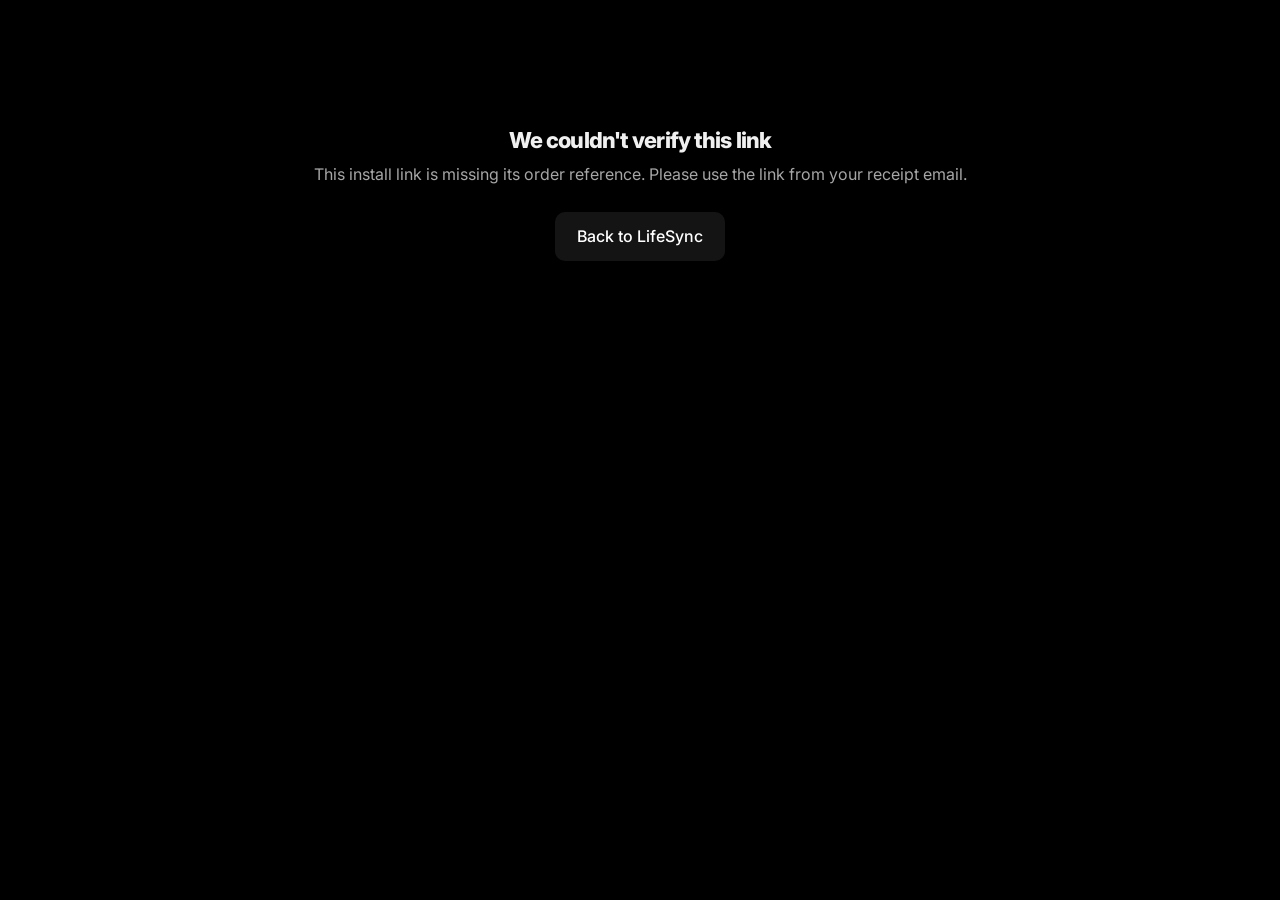
<file: install.html>
<!DOCTYPE html>
<html lang="en">
<head>
  <meta charset="UTF-8" />
  <meta name="viewport" content="width=device-width, initial-scale=1.0" />
  <meta name="robots" content="noindex, nofollow" />
  <title>Install LifeSync</title>
  <link rel="preconnect" href="https://fonts.googleapis.com" />
  <link rel="preconnect" href="https://fonts.gstatic.com" crossorigin />
  <link href="https://fonts.googleapis.com/css2?family=Inter:wght@400;500;600;700&display=swap" rel="stylesheet" />
  <link rel="stylesheet" href="style.css" />
  <style>
    body.install-body {
      background: #000;
      color: #fff;
      font-family: 'Inter', -apple-system, BlinkMacSystemFont, sans-serif;
      min-height: 100vh;
      margin: 0;
      padding: 48px 20px;
      display: flex;
      justify-content: center;
    }
    .install-wrap {
      width: 100%;
      max-width: 720px;
    }
    .install-loading, .install-error {
      text-align: center;
      padding: 80px 20px;
    }
    .install-loading .spinner {
      width: 40px;
      height: 40px;
      border: 3px solid rgba(255,255,255,0.12);
      border-top-color: #fff;
      border-radius: 50%;
      margin: 0 auto 20px;
      animation: spin 0.9s linear infinite;
    }
    @keyframes spin { to { transform: rotate(360deg); } }
    .install-error h2 { font-size: 22px; margin: 0 0 10px; }
    .install-error p { color: rgba(255,255,255,0.65); margin: 0 0 24px; }
    .install-error a.back {
      display: inline-block;
      padding: 12px 22px;
      border-radius: 10px;
      background: rgba(255,255,255,0.08);
      color: #fff;
      text-decoration: none;
      font-weight: 500;
    }
    /* Reuse success-page patterns inline so this page is self-contained */
    .download-inner { width: 100%; }
  </style>
</head>
<body class="install-body">
  <div class="install-wrap">
    <div class="download-inner">
      <div id="install-root">
        <div class="install-loading">
          <div class="spinner"></div>
          <p>Verifying your order&hellip;</p>
        </div>
      </div>
    </div>
  </div>

  <script>
    (function () {
      const params = new URLSearchParams(window.location.search);
      const txn = params.get('txn');
      const root = document.getElementById('install-root');

      function renderError(msg) {
        root.innerHTML = `
          <div class="install-error">
            <h2>We couldn't verify this link</h2>
            <p>${msg}</p>
            <a class="back" href="/">Back to LifeSync</a>
          </div>
        `;
      }

      function renderSuccess(data) {
        const { themeLabel, shortcutName, downloadLink } = data;
        root.innerHTML = `
          <div class="success-page">
            <div class="success-header">
              <div class="success-check">
                <svg width="32" height="32" viewBox="0 0 24 24" fill="none" stroke="currentColor" stroke-width="2.5" stroke-linecap="round" stroke-linejoin="round">
                  <polyline points="20 6 9 17 4 12"/>
                </svg>
              </div>
              <h2>You're all set.</h2>
              <p class="success-sub">Your <strong>${themeLabel}</strong> LifeSync wallpaper is ready to install.</p>
            </div>

            <div class="install-card">
              <div class="install-card-header">
                <div class="install-step-badge">Step 1</div>
                <h3>Install ${shortcutName}</h3>
                <p>Tap the button below on your iPhone to add ${shortcutName}.</p>
              </div>
              <a href="${downloadLink}" target="_blank" class="btn-install">
                <svg width="20" height="20" viewBox="0 0 24 24" fill="none" stroke="currentColor" stroke-width="2" stroke-linecap="round" stroke-linejoin="round">
                  <path d="M21 15v4a2 2 0 0 1-2 2H5a2 2 0 0 1-2-2v-4"/>
                  <polyline points="7 10 12 15 17 10"/>
                  <line x1="12" y1="15" x2="12" y2="3"/>
                </svg>
                Tap to Install
              </a>
              <p class="install-note">Opens on your iPhone</p>
            </div>

            <div class="setup-guide">
              <div class="setup-guide-header">
                <div class="install-step-badge">Step 2</div>
                <h3>Quick Setup</h3>
                <p>Choose how you want to trigger ${shortcutName} each day.</p>
              </div>

              <div class="setup-methods">
                <div class="method-card">
                  <div class="method-number">Option A</div>
                  <h4>Add to Home Screen</h4>
                  <ol>
                    <li>Open the <strong>Shortcuts</strong> app</li>
                    <li>Find and long-press <strong>"${shortcutName}"</strong></li>
                    <li>Select <strong>"Share"</strong> from the menu</li>
                    <li>Tap <strong>"Add to Home Screen"</strong></li>
                    <li>Customize the icon color and design</li>
                    <li>Click <strong>"Add"</strong> in the top-right corner</li>
                  </ol>
                  <p class="method-result">You'll have a dedicated app icon on your home screen.</p>
                </div>

                <div class="method-card">
                  <div class="method-number">Option B</div>
                  <h4>Back Tap</h4>
                  <ol>
                    <li>Open <strong>Settings</strong></li>
                    <li>Go to <strong>Accessibility &rarr; Touch</strong></li>
                    <li>Find and tap <strong>"Back Tap"</strong></li>
                    <li>Select <strong>"Double Tap"</strong></li>
                    <li>Scroll to the <strong>Shortcuts</strong> section</li>
                    <li>Find and select <strong>"${shortcutName}"</strong></li>
                  </ol>
                  <p class="method-result">Double-tap the back of your iPhone to log your day.</p>
                </div>

                <div class="method-card">
                  <div class="method-number">Option C</div>
                  <h4>Action Button</h4>
                  <p class="method-note">iPhone 15 Pro and later only</p>
                  <ol>
                    <li>Open <strong>Settings</strong></li>
                    <li>Find and tap <strong>"Action Button"</strong></li>
                    <li>Swipe through options until you see <strong>Shortcut</strong></li>
                    <li>Tap <strong>"Choose a Shortcut"</strong></li>
                    <li>Select <strong>"${shortcutName}"</strong></li>
                  </ol>
                  <p class="method-result">Press the Action Button to log your day instantly.</p>
                </div>
              </div>
            </div>

            <div class="success-footer-note">
              <p>Bookmark this page &mdash; you can return here anytime to reinstall.</p>
            </div>
          </div>
        `;
      }

      if (!txn) {
        renderError('This install link is missing its order reference. Please use the link from your receipt email.');
        return;
      }

      fetch('/api/install?txn=' + encodeURIComponent(txn))
        .then(async (r) => {
          const data = await r.json().catch(() => ({}));
          if (!r.ok) {
            renderError(data.error || 'We couldn\u2019t find this order.');
            return;
          }
          renderSuccess(data);
        })
        .catch(() => {
          renderError('Network issue. Please refresh to try again.');
        });
    })();
  </script>
</body>
</html>
</file>
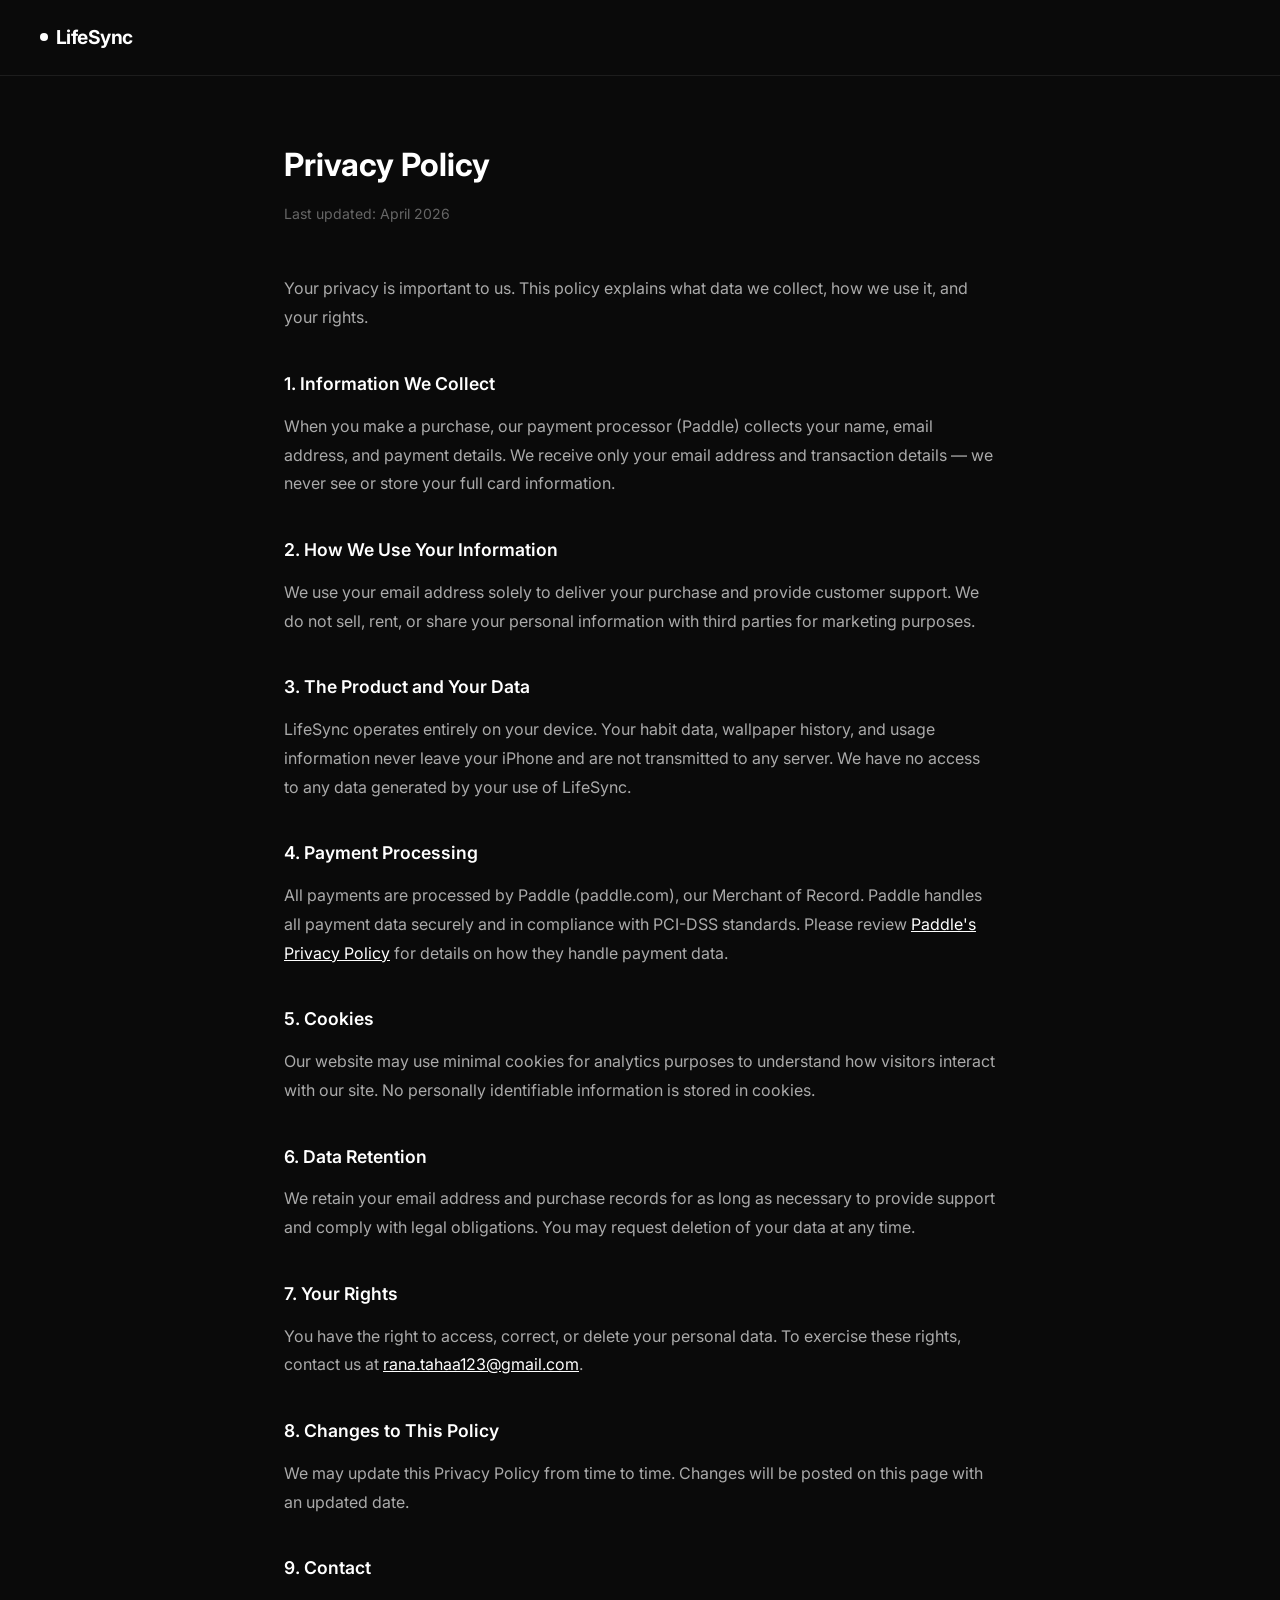
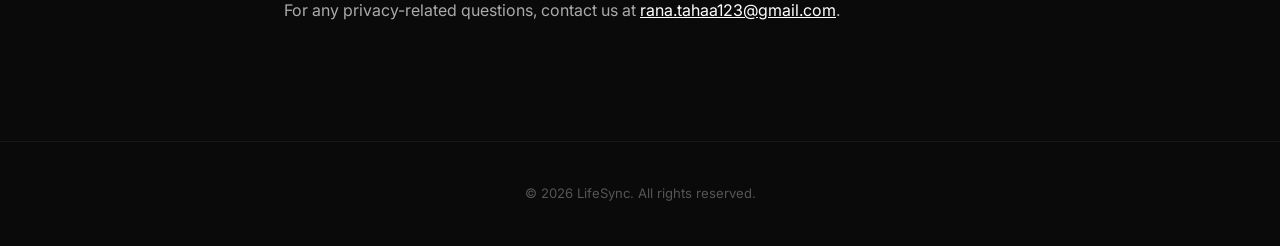
<file: privacy.html>
<!DOCTYPE html>
<html lang="en">
<head>
  <meta charset="UTF-8" />
  <meta name="viewport" content="width=device-width, initial-scale=1.0" />
  <title>Privacy Policy — LifeSync</title>
  <link rel="preconnect" href="https://fonts.googleapis.com">
  <link rel="preconnect" href="https://fonts.gstatic.com" crossorigin>
  <link href="https://fonts.googleapis.com/css2?family=Inter:wght@300;400;500;600;700&display=swap" rel="stylesheet">
  <style>
    *, *::before, *::after { box-sizing: border-box; margin: 0; padding: 0; }
    body { font-family: 'Inter', sans-serif; background: #0a0a0a; color: #e0e0e0; line-height: 1.8; }
    nav { padding: 20px 40px; border-bottom: 1px solid rgba(255,255,255,0.08); }
    .logo { font-size: 1.2rem; font-weight: 700; letter-spacing: -0.03em; color: #fff; text-decoration: none; display: flex; align-items: center; gap: 8px; }
    .logo-dot { width: 8px; height: 8px; border-radius: 50%; background: #fff; display: inline-block; }
    .container { max-width: 760px; margin: 0 auto; padding: 60px 24px 100px; }
    h1 { font-size: 2rem; font-weight: 700; color: #fff; margin-bottom: 8px; }
    .date { color: #666; font-size: 0.88rem; margin-bottom: 48px; }
    h2 { font-size: 1.1rem; font-weight: 600; color: #fff; margin: 36px 0 12px; }
    p { color: #aaa; margin-bottom: 16px; }
    a { color: #fff; }
    footer { text-align: center; padding: 40px; color: #555; font-size: 0.82rem; border-top: 1px solid rgba(255,255,255,0.06); }
  </style>
</head>
<body>
  <nav>
    <a href="/" class="logo"><span class="logo-dot"></span>LifeSync</a>
  </nav>

  <div class="container">
    <h1>Privacy Policy</h1>
    <p class="date">Last updated: April 2026</p>

    <p>Your privacy is important to us. This policy explains what data we collect, how we use it, and your rights.</p>

    <h2>1. Information We Collect</h2>
    <p>When you make a purchase, our payment processor (Paddle) collects your name, email address, and payment details. We receive only your email address and transaction details — we never see or store your full card information.</p>

    <h2>2. How We Use Your Information</h2>
    <p>We use your email address solely to deliver your purchase and provide customer support. We do not sell, rent, or share your personal information with third parties for marketing purposes.</p>

    <h2>3. The Product and Your Data</h2>
    <p>LifeSync operates entirely on your device. Your habit data, wallpaper history, and usage information never leave your iPhone and are not transmitted to any server. We have no access to any data generated by your use of LifeSync.</p>

    <h2>4. Payment Processing</h2>
    <p>All payments are processed by Paddle (paddle.com), our Merchant of Record. Paddle handles all payment data securely and in compliance with PCI-DSS standards. Please review <a href="https://www.paddle.com/legal/privacy" target="_blank">Paddle's Privacy Policy</a> for details on how they handle payment data.</p>

    <h2>5. Cookies</h2>
    <p>Our website may use minimal cookies for analytics purposes to understand how visitors interact with our site. No personally identifiable information is stored in cookies.</p>

    <h2>6. Data Retention</h2>
    <p>We retain your email address and purchase records for as long as necessary to provide support and comply with legal obligations. You may request deletion of your data at any time.</p>

    <h2>7. Your Rights</h2>
    <p>You have the right to access, correct, or delete your personal data. To exercise these rights, contact us at <a href="mailto:rana.tahaa123@gmail.com">rana.tahaa123@gmail.com</a>.</p>

    <h2>8. Changes to This Policy</h2>
    <p>We may update this Privacy Policy from time to time. Changes will be posted on this page with an updated date.</p>

    <h2>9. Contact</h2>
    <p>For any privacy-related questions, contact us at <a href="mailto:rana.tahaa123@gmail.com">rana.tahaa123@gmail.com</a>.</p>
  </div>

  <footer>© 2026 LifeSync. All rights reserved.</footer>
</body>
</html>
</file>
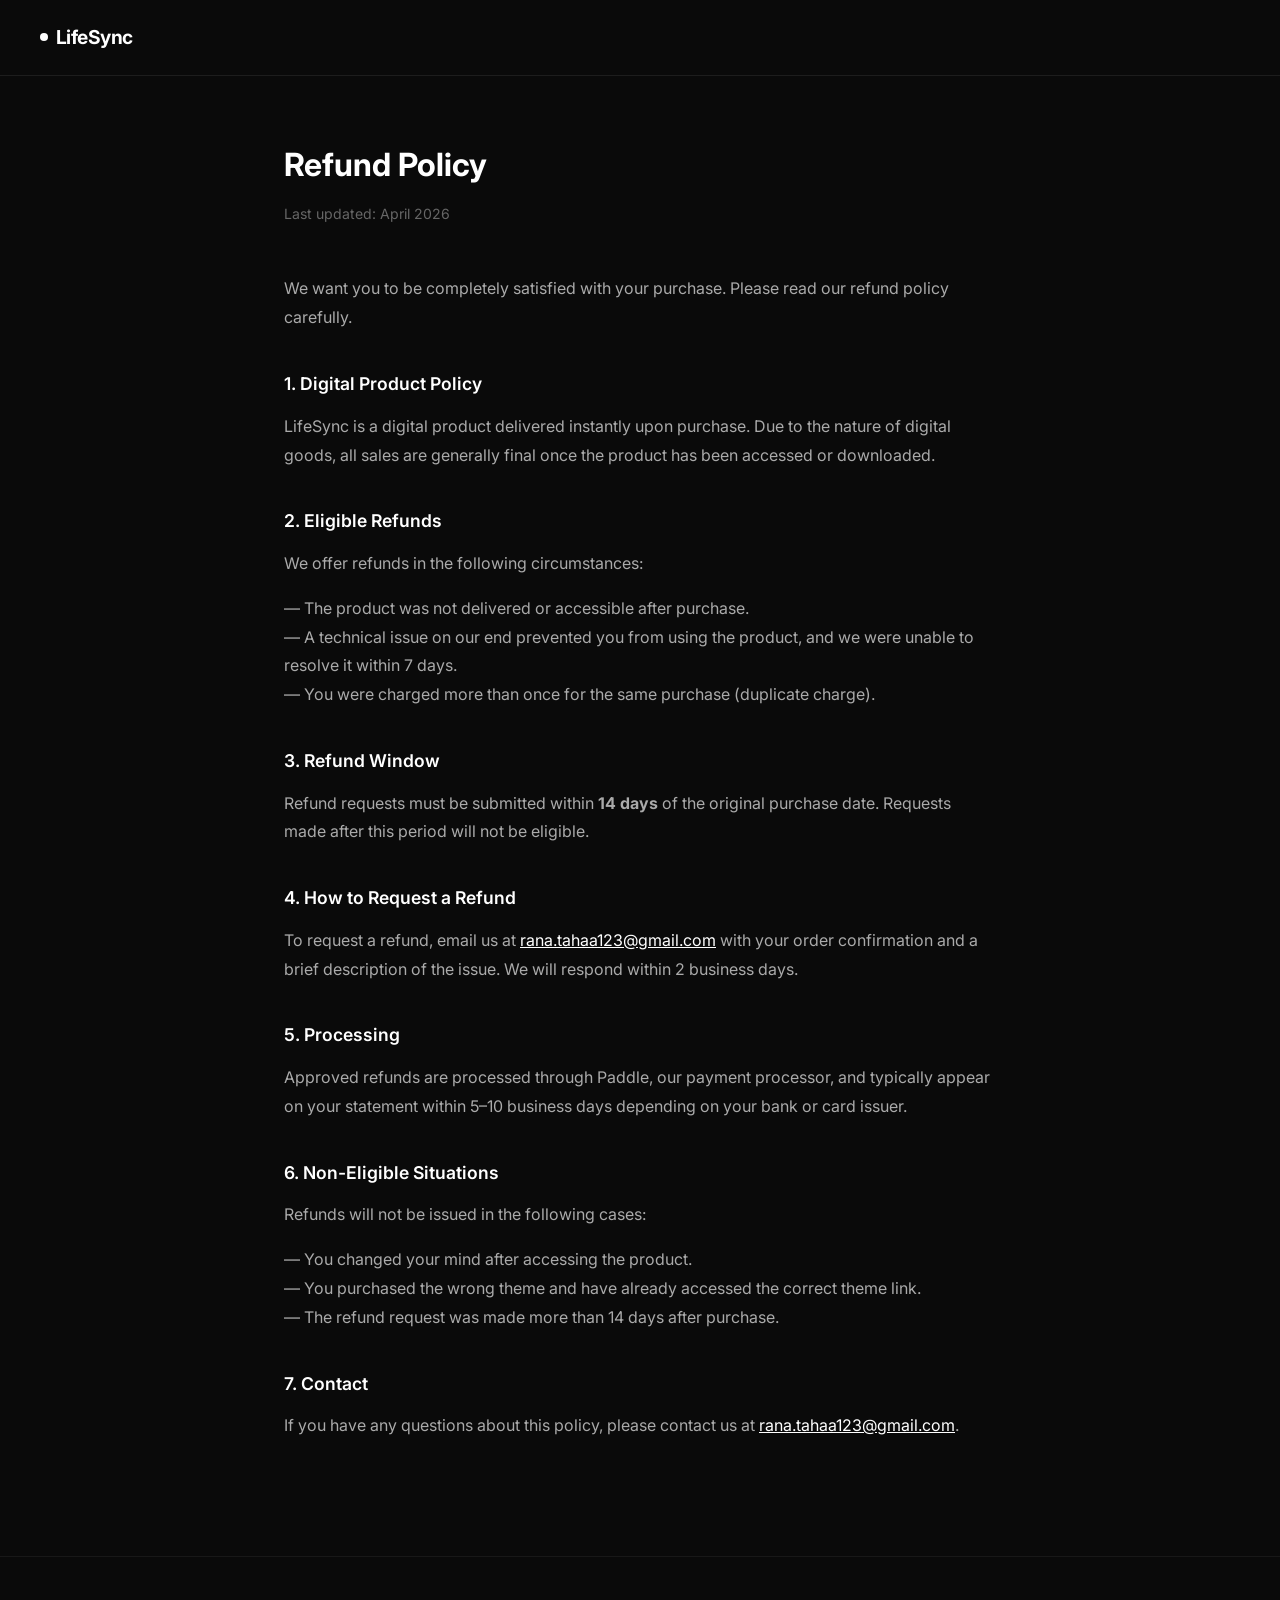
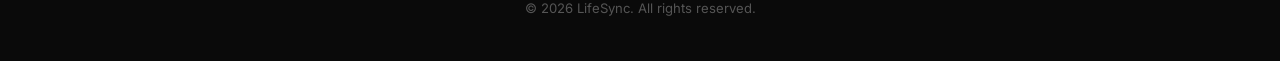
<file: refund.html>
<!DOCTYPE html>
<html lang="en">
<head>
  <meta charset="UTF-8" />
  <meta name="viewport" content="width=device-width, initial-scale=1.0" />
  <title>Refund Policy — LifeSync</title>
  <link rel="preconnect" href="https://fonts.googleapis.com">
  <link rel="preconnect" href="https://fonts.gstatic.com" crossorigin>
  <link href="https://fonts.googleapis.com/css2?family=Inter:wght@300;400;500;600;700&display=swap" rel="stylesheet">
  <style>
    *, *::before, *::after { box-sizing: border-box; margin: 0; padding: 0; }
    body { font-family: 'Inter', sans-serif; background: #0a0a0a; color: #e0e0e0; line-height: 1.8; }
    nav { padding: 20px 40px; border-bottom: 1px solid rgba(255,255,255,0.08); }
    .logo { font-size: 1.2rem; font-weight: 700; letter-spacing: -0.03em; color: #fff; text-decoration: none; display: flex; align-items: center; gap: 8px; }
    .logo-dot { width: 8px; height: 8px; border-radius: 50%; background: #fff; display: inline-block; }
    .container { max-width: 760px; margin: 0 auto; padding: 60px 24px 100px; }
    h1 { font-size: 2rem; font-weight: 700; color: #fff; margin-bottom: 8px; }
    .date { color: #666; font-size: 0.88rem; margin-bottom: 48px; }
    h2 { font-size: 1.1rem; font-weight: 600; color: #fff; margin: 36px 0 12px; }
    p { color: #aaa; margin-bottom: 16px; }
    a { color: #fff; }
    footer { text-align: center; padding: 40px; color: #555; font-size: 0.82rem; border-top: 1px solid rgba(255,255,255,0.06); }
  </style>
</head>
<body>
  <nav>
    <a href="/" class="logo"><span class="logo-dot"></span>LifeSync</a>
  </nav>

  <div class="container">
    <h1>Refund Policy</h1>
    <p class="date">Last updated: April 2026</p>

    <p>We want you to be completely satisfied with your purchase. Please read our refund policy carefully.</p>

    <h2>1. Digital Product Policy</h2>
    <p>LifeSync is a digital product delivered instantly upon purchase. Due to the nature of digital goods, all sales are generally final once the product has been accessed or downloaded.</p>

    <h2>2. Eligible Refunds</h2>
    <p>We offer refunds in the following circumstances:</p>
    <p>— The product was not delivered or accessible after purchase.<br>
    — A technical issue on our end prevented you from using the product, and we were unable to resolve it within 7 days.<br>
    — You were charged more than once for the same purchase (duplicate charge).</p>

    <h2>3. Refund Window</h2>
    <p>Refund requests must be submitted within <strong>14 days</strong> of the original purchase date. Requests made after this period will not be eligible.</p>

    <h2>4. How to Request a Refund</h2>
    <p>To request a refund, email us at <a href="mailto:rana.tahaa123@gmail.com">rana.tahaa123@gmail.com</a> with your order confirmation and a brief description of the issue. We will respond within 2 business days.</p>

    <h2>5. Processing</h2>
    <p>Approved refunds are processed through Paddle, our payment processor, and typically appear on your statement within 5–10 business days depending on your bank or card issuer.</p>

    <h2>6. Non-Eligible Situations</h2>
    <p>Refunds will not be issued in the following cases:</p>
    <p>— You changed your mind after accessing the product.<br>
    — You purchased the wrong theme and have already accessed the correct theme link.<br>
    — The refund request was made more than 14 days after purchase.</p>

    <h2>7. Contact</h2>
    <p>If you have any questions about this policy, please contact us at <a href="mailto:rana.tahaa123@gmail.com">rana.tahaa123@gmail.com</a>.</p>
  </div>

  <footer>© 2026 LifeSync. All rights reserved.</footer>
</body>
</html>
</file>
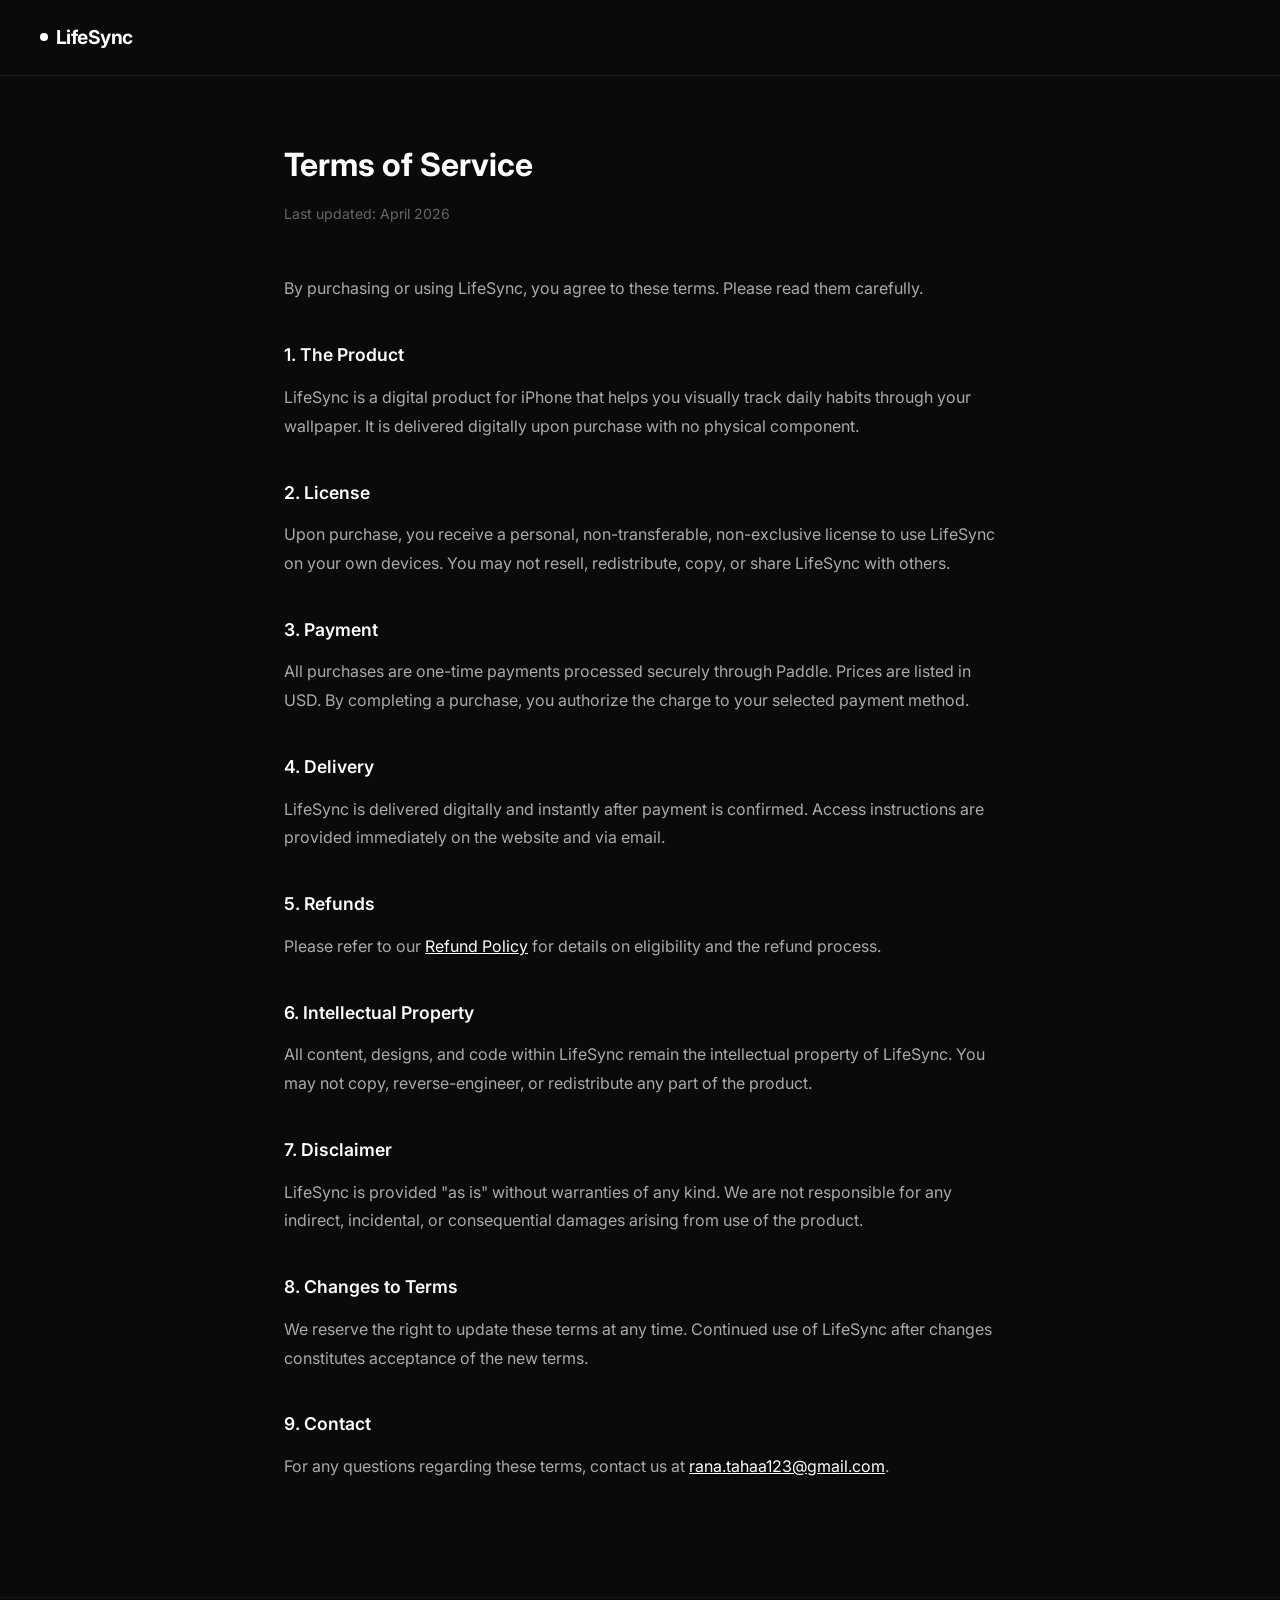
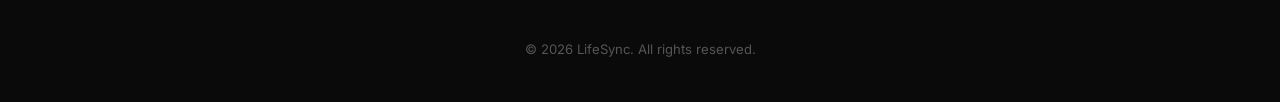
<file: terms.html>
<!DOCTYPE html>
<html lang="en">
<head>
  <meta charset="UTF-8" />
  <meta name="viewport" content="width=device-width, initial-scale=1.0" />
  <title>Terms of Service — LifeSync</title>
  <link rel="preconnect" href="https://fonts.googleapis.com">
  <link rel="preconnect" href="https://fonts.gstatic.com" crossorigin>
  <link href="https://fonts.googleapis.com/css2?family=Inter:wght@300;400;500;600;700&display=swap" rel="stylesheet">
  <style>
    *, *::before, *::after { box-sizing: border-box; margin: 0; padding: 0; }
    body { font-family: 'Inter', sans-serif; background: #0a0a0a; color: #e0e0e0; line-height: 1.8; }
    nav { padding: 20px 40px; border-bottom: 1px solid rgba(255,255,255,0.08); }
    .logo { font-size: 1.2rem; font-weight: 700; letter-spacing: -0.03em; color: #fff; text-decoration: none; display: flex; align-items: center; gap: 8px; }
    .logo-dot { width: 8px; height: 8px; border-radius: 50%; background: #fff; display: inline-block; }
    .container { max-width: 760px; margin: 0 auto; padding: 60px 24px 100px; }
    h1 { font-size: 2rem; font-weight: 700; color: #fff; margin-bottom: 8px; }
    .date { color: #666; font-size: 0.88rem; margin-bottom: 48px; }
    h2 { font-size: 1.1rem; font-weight: 600; color: #fff; margin: 36px 0 12px; }
    p { color: #aaa; margin-bottom: 16px; }
    a { color: #fff; }
    footer { text-align: center; padding: 40px; color: #555; font-size: 0.82rem; border-top: 1px solid rgba(255,255,255,0.06); }
  </style>
</head>
<body>
  <nav>
    <a href="/" class="logo"><span class="logo-dot"></span>LifeSync</a>
  </nav>

  <div class="container">
    <h1>Terms of Service</h1>
    <p class="date">Last updated: April 2026</p>

    <p>By purchasing or using LifeSync, you agree to these terms. Please read them carefully.</p>

    <h2>1. The Product</h2>
    <p>LifeSync is a digital product for iPhone that helps you visually track daily habits through your wallpaper. It is delivered digitally upon purchase with no physical component.</p>

    <h2>2. License</h2>
    <p>Upon purchase, you receive a personal, non-transferable, non-exclusive license to use LifeSync on your own devices. You may not resell, redistribute, copy, or share LifeSync with others.</p>

    <h2>3. Payment</h2>
    <p>All purchases are one-time payments processed securely through Paddle. Prices are listed in USD. By completing a purchase, you authorize the charge to your selected payment method.</p>

    <h2>4. Delivery</h2>
    <p>LifeSync is delivered digitally and instantly after payment is confirmed. Access instructions are provided immediately on the website and via email.</p>

    <h2>5. Refunds</h2>
    <p>Please refer to our <a href="/refund">Refund Policy</a> for details on eligibility and the refund process.</p>

    <h2>6. Intellectual Property</h2>
    <p>All content, designs, and code within LifeSync remain the intellectual property of LifeSync. You may not copy, reverse-engineer, or redistribute any part of the product.</p>

    <h2>7. Disclaimer</h2>
    <p>LifeSync is provided "as is" without warranties of any kind. We are not responsible for any indirect, incidental, or consequential damages arising from use of the product.</p>

    <h2>8. Changes to Terms</h2>
    <p>We reserve the right to update these terms at any time. Continued use of LifeSync after changes constitutes acceptance of the new terms.</p>

    <h2>9. Contact</h2>
    <p>For any questions regarding these terms, contact us at <a href="mailto:rana.tahaa123@gmail.com">rana.tahaa123@gmail.com</a>.</p>
  </div>

  <footer>© 2026 LifeSync. All rights reserved.</footer>
</body>
</html>
</file>
<file: style.css>
/* =====================
   BASE & RESET
   ===================== */
*, *::before, *::after { box-sizing: border-box; margin: 0; padding: 0; }

:root {
  --bg: #050505;
  --surface: #0c0c0c;
  --surface2: #111111;
  --surface3: #161616;
  --border: rgba(255,255,255,0.06);
  --border-hover: rgba(255,255,255,0.15);
  --text: #f0f0f0;
  --text-secondary: #a0a0a0;
  --text-muted: #5a5a5a;
  --accent: #ffffff;
  --accent-soft: rgba(255,255,255,0.06);
  --glow: rgba(255,255,255,0.03);
  --radius: 24px;
  --radius-sm: 16px;
  --radius-xs: 12px;
  --max-w: 1200px;
  --font: 'Inter', -apple-system, BlinkMacSystemFont, 'Segoe UI', sans-serif;
}

html { scroll-behavior: smooth; overflow-x: hidden; }

body {
  font-family: var(--font);
  background: var(--bg);
  color: var(--text);
  line-height: 1.6;
  overflow-x: hidden;
  -webkit-font-smoothing: antialiased;
  -moz-osx-font-smoothing: grayscale;
}

a { text-decoration: none; color: inherit; }

/* =====================
   3D BACKGROUND CANVAS
   ===================== */
#bg-canvas {
  position: fixed;
  top: 0;
  left: 0;
  width: 100%;
  height: 100%;
  z-index: 0;
  pointer-events: none;
  opacity: 0.6;
}

/* =====================
   GRADIENT ORBS
   ===================== */
.orb {
  position: fixed;
  border-radius: 50%;
  filter: blur(120px);
  pointer-events: none;
  z-index: 0;
  opacity: 0.4;
}

.orb-1 {
  width: 600px;
  height: 600px;
  background: radial-gradient(circle, rgba(255,255,255,0.04) 0%, transparent 70%);
  top: -200px;
  right: -200px;
  animation: orb-float 20s ease-in-out infinite;
}

.orb-2 {
  width: 500px;
  height: 500px;
  background: radial-gradient(circle, rgba(255,255,255,0.03) 0%, transparent 70%);
  bottom: 20%;
  left: -200px;
  animation: orb-float 25s ease-in-out infinite reverse;
}

.orb-3 {
  width: 400px;
  height: 400px;
  background: radial-gradient(circle, rgba(255,255,255,0.025) 0%, transparent 70%);
  top: 50%;
  right: 10%;
  animation: orb-float 22s ease-in-out 3s infinite;
}

@keyframes orb-float {
  0%, 100% { transform: translate(0, 0) scale(1); }
  33% { transform: translate(30px, -30px) scale(1.05); }
  66% { transform: translate(-20px, 20px) scale(0.95); }
}

/* =====================
   CURSOR GLOW
   ===================== */
.cursor-glow {
  position: fixed;
  width: 500px;
  height: 500px;
  border-radius: 50%;
  background: radial-gradient(circle, rgba(255,255,255,0.03) 0%, transparent 70%);
  pointer-events: none;
  z-index: 1;
  transform: translate(-50%, -50%);
  transition: opacity 0.3s;
  opacity: 0;
}

.cursor-glow.active { opacity: 1; }

/* =====================
   NAV
   ===================== */
nav {
  position: fixed;
  top: 0; left: 0;
  width: 100%;
  z-index: 1000;
  backdrop-filter: blur(30px) saturate(180%);
  -webkit-backdrop-filter: blur(30px) saturate(180%);
  background: rgba(5, 5, 5, 0.7);
  border-bottom: 1px solid var(--border);
  transition: transform 0.4s cubic-bezier(0.16, 1, 0.3, 1), background 0.3s;
}

nav.hidden { transform: translateY(-100%); }

nav.scrolled {
  background: rgba(5, 5, 5, 0.9);
}

.nav-inner {
  max-width: var(--max-w);
  margin: 0 auto;
  padding: 16px 40px;
  display: flex;
  align-items: center;
  justify-content: space-between;
}

.logo {
  font-size: 1.2rem;
  font-weight: 700;
  letter-spacing: -0.03em;
  color: var(--text);
  display: flex;
  align-items: center;
  gap: 8px;
}

.logo-dot {
  width: 8px;
  height: 8px;
  border-radius: 50%;
  background: var(--text);
  display: inline-block;
  animation: logo-pulse 2s ease-in-out infinite;
}

@keyframes logo-pulse {
  0%, 100% { opacity: 1; transform: scale(1); }
  50% { opacity: 0.5; transform: scale(0.8); }
}

.nav-links {
  display: flex;
  align-items: center;
  gap: 36px;
}

.nav-links a {
  font-size: 0.85rem;
  color: var(--text-secondary);
  transition: color 0.3s;
  font-weight: 450;
  position: relative;
}

.nav-links a:not(.btn-nav)::after {
  content: '';
  position: absolute;
  bottom: -4px;
  left: 0;
  width: 0;
  height: 1px;
  background: var(--text);
  transition: width 0.3s cubic-bezier(0.16, 1, 0.3, 1);
}

.nav-links a:not(.btn-nav):hover::after { width: 100%; }
.nav-links a:hover { color: var(--text); }

.btn-nav {
  background: var(--accent);
  color: #050505 !important;
  padding: 10px 22px;
  border-radius: 100px;
  font-weight: 600;
  font-size: 0.85rem;
  transition: transform 0.3s, box-shadow 0.3s;
}
.btn-nav:hover {
  transform: translateY(-2px);
  box-shadow: 0 8px 30px rgba(255,255,255,0.1);
}
.btn-nav:hover::after { display: none; }

/* =====================
   HERO
   ===================== */
.hero {
  min-height: 100vh;
  display: flex;
  flex-direction: column;
  justify-content: center;
  position: relative;
  z-index: 2;
  padding: 120px 40px 60px;
}

.hero-content {
  max-width: var(--max-w);
  margin: 0 auto;
  width: 100%;
  display: flex;
  align-items: center;
  justify-content: space-between;
  gap: 60px;
  flex-wrap: nowrap;
}

.hero-text {
  flex: 1;
  max-width: 520px;
}

.badge {
  display: inline-flex;
  align-items: center;
  gap: 8px;
  background: var(--accent-soft);
  border: 1px solid var(--border);
  color: var(--text-secondary);
  font-size: 0.72rem;
  font-weight: 500;
  letter-spacing: 0.1em;
  text-transform: uppercase;
  padding: 8px 16px;
  border-radius: 100px;
  margin-bottom: 36px;
  backdrop-filter: blur(10px);
}

.badge-dot {
  width: 6px;
  height: 6px;
  border-radius: 50%;
  background: var(--text);
  animation: logo-pulse 2s ease-in-out infinite;
}

.hero-text h1 {
  font-size: clamp(3rem, 5.5vw, 4.2rem);
  font-weight: 800;
  letter-spacing: -0.04em;
  line-height: 1.05;
  margin-bottom: 28px;
  color: var(--text);
}

.hero-text h1 .line {
  display: block;
  overflow: hidden;
}

.accent-line { color: var(--text-secondary); }

.hero-text p {
  font-size: 1.1rem;
  color: var(--text-muted);
  line-height: 1.75;
  margin-bottom: 44px;
  max-width: 420px;
  font-weight: 400;
}

.hero-cta {
  display: flex;
  gap: 16px;
  flex-wrap: wrap;
  align-items: center;
}

.btn-primary {
  background: var(--accent);
  color: #050505;
  padding: 15px 32px;
  border-radius: 100px;
  font-weight: 600;
  font-size: 0.95rem;
  display: inline-flex;
  align-items: center;
  gap: 10px;
  transition: transform 0.3s cubic-bezier(0.16, 1, 0.3, 1), box-shadow 0.3s;
  letter-spacing: -0.01em;
  position: relative;
  overflow: hidden;
}

.btn-primary::before {
  content: '';
  position: absolute;
  top: 0; left: -100%;
  width: 100%; height: 100%;
  background: linear-gradient(90deg, transparent, rgba(255,255,255,0.2), transparent);
  transition: left 0.5s;
}

.btn-primary:hover::before { left: 100%; }

.btn-primary:hover {
  transform: translateY(-3px);
  box-shadow: 0 12px 40px rgba(255,255,255,0.15);
}

.btn-primary svg {
  transition: transform 0.3s;
}
.btn-primary:hover svg { transform: translateX(4px); }

.btn-ghost {
  background: transparent;
  color: var(--text-secondary);
  padding: 15px 32px;
  border-radius: 100px;
  font-weight: 500;
  font-size: 0.95rem;
  border: 1px solid var(--border);
  transition: all 0.3s cubic-bezier(0.16, 1, 0.3, 1);
}
.btn-ghost:hover {
  color: var(--text);
  border-color: var(--border-hover);
  transform: translateY(-2px);
}

/* =====================
   HERO PHONES — iPhone 15 Pro
   ===================== */
.hero-phones {
  flex-shrink: 0;
  width: 480px;
}

.phone-3d-wrapper {
  display: flex;
  gap: 28px;
  align-items: center;
  justify-content: center;
}

/* iPhone device shell — realistic iPhone 15 Pro proportions */
.iphone {
  position: relative;
  width: 200px;
  will-change: transform;
}

.iphone-shell {
  /* Titanium frame */
  background: #2c2c2e;
  border-radius: 46px;
  padding: 4px;
  position: relative;
  /* Realistic layered shadow */
  box-shadow:
    0 2px 4px rgba(0,0,0,0.3),
    0 8px 24px rgba(0,0,0,0.4),
    0 24px 56px rgba(0,0,0,0.5);
  /* Subtle titanium edge highlight */
  border: 0.5px solid rgba(255,255,255,0.15);
}

/* Stainless steel edge reflection */
.iphone-shell::before {
  content: '';
  position: absolute;
  inset: 0;
  border-radius: 46px;
  border: 0.5px solid rgba(255,255,255,0.08);
  pointer-events: none;
  z-index: 5;
}

.iphone-screen {
  border-radius: 42px;
  overflow: hidden;
  position: relative;
  background: #000;
}

/* Glass reflection */
.iphone-screen::after {
  content: '';
  position: absolute;
  top: 0;
  left: 0;
  width: 100%;
  height: 100%;
  background: linear-gradient(
    165deg,
    rgba(255,255,255,0.06) 0%,
    transparent 35%,
    transparent 100%
  );
  z-index: 2;
  pointer-events: none;
  border-radius: 42px;
}

.phone-img {
  width: 100%;
  height: auto;
  display: block;
}

/* Float animation */
.dark-phone {
  animation: phone-float 6s ease-in-out infinite;
}

.light-phone {
  animation: phone-float 6s ease-in-out 1.5s infinite;
}

@keyframes phone-float {
  0%, 100% { transform: translateY(0); }
  50% { transform: translateY(-14px); }
}

/* Hover lift */
.iphone:hover .iphone-shell {
  box-shadow:
    0 4px 8px rgba(0,0,0,0.3),
    0 12px 32px rgba(0,0,0,0.45),
    0 32px 72px rgba(0,0,0,0.55);
}

/* =====================
   SCROLL INDICATOR
   ===================== */
.scroll-indicator {
  position: absolute;
  bottom: 40px;
  left: 50%;
  transform: translateX(-50%);
  display: flex;
  flex-direction: column;
  align-items: center;
  gap: 12px;
}

.scroll-line {
  width: 1px;
  height: 50px;
  background: linear-gradient(to bottom, var(--text-muted), transparent);
  position: relative;
  overflow: hidden;
}

.scroll-line::after {
  content: '';
  position: absolute;
  top: -100%;
  left: 0;
  width: 100%;
  height: 100%;
  background: var(--text);
  animation: scroll-down 2s ease-in-out infinite;
}

@keyframes scroll-down {
  0% { top: -100%; }
  50% { top: 100%; }
  100% { top: 100%; }
}

.scroll-indicator span {
  font-size: 0.68rem;
  color: var(--text-muted);
  letter-spacing: 0.15em;
  text-transform: uppercase;
  font-weight: 500;
}

/* =====================
   STATS BAR
   ===================== */
.stats-bar {
  position: relative;
  z-index: 2;
  background: var(--surface);
  border-top: 1px solid var(--border);
  border-bottom: 1px solid var(--border);
  padding: 50px 40px;
}

.stats-inner {
  max-width: var(--max-w);
  margin: 0 auto;
  display: flex;
  justify-content: center;
  align-items: center;
}

.stat {
  display: flex;
  flex-direction: column;
  align-items: center;
  padding: 0 60px;
}

.stat-num {
  font-size: 2.4rem;
  font-weight: 800;
  color: var(--text);
  letter-spacing: -0.04em;
  line-height: 1;
  font-variant-numeric: tabular-nums;
}

.stat-label {
  font-size: 0.72rem;
  color: var(--text-muted);
  margin-top: 8px;
  text-transform: uppercase;
  letter-spacing: 0.1em;
  font-weight: 500;
}

.stat-divider {
  width: 1px;
  height: 48px;
  background: linear-gradient(to bottom, transparent, var(--border-hover), transparent);
}

/* =====================
   SECTION COMMON
   ===================== */
section {
  padding: 140px 40px;
  position: relative;
  z-index: 2;
}

.section-header {
  margin-bottom: 64px;
}

.section-label {
  font-size: 0.72rem;
  font-weight: 600;
  letter-spacing: 0.15em;
  text-transform: uppercase;
  color: var(--text-muted);
  margin-bottom: 18px;
  display: flex;
  align-items: center;
  gap: 10px;
}

.section-label::before {
  content: '';
  width: 24px;
  height: 1px;
  background: var(--text-muted);
}

h2 {
  font-size: clamp(2.2rem, 4.5vw, 3.2rem);
  font-weight: 800;
  letter-spacing: -0.04em;
  line-height: 1.1;
  margin-bottom: 20px;
  color: var(--text);
}

.text-gradient {
  background: linear-gradient(135deg, var(--text) 0%, var(--text-secondary) 50%, var(--text-muted) 100%);
  -webkit-background-clip: text;
  -webkit-text-fill-color: transparent;
  background-clip: text;
}

/* =====================
   HOW IT WORKS
   ===================== */
.how {
  max-width: var(--max-w);
  margin: 0 auto;
}

.steps {
  display: grid;
  grid-template-columns: repeat(3, 1fr);
  gap: 24px;
}

.step-card {
  background: var(--surface);
  border: 1px solid var(--border);
  border-radius: var(--radius);
  padding: 40px 32px;
  transition: all 0.5s cubic-bezier(0.16, 1, 0.3, 1);
  position: relative;
  overflow: hidden;
  transform-style: preserve-3d;
  perspective: 800px;
}

.step-card::before {
  content: '';
  position: absolute;
  top: 0; left: 0;
  width: 100%;
  height: 100%;
  background: radial-gradient(circle at var(--mouse-x, 50%) var(--mouse-y, 50%), rgba(255,255,255,0.06) 0%, transparent 50%);
  opacity: 0;
  transition: opacity 0.3s;
  pointer-events: none;
}

.step-card:hover::before { opacity: 1; }

.step-card:hover {
  border-color: var(--border-hover);
  transform: translateY(-8px);
  box-shadow: 0 30px 60px rgba(0,0,0,0.4);
}

.step-number {
  font-size: 0.68rem;
  font-weight: 700;
  color: var(--text-muted);
  letter-spacing: 0.15em;
  margin-bottom: 24px;
  font-variant-numeric: tabular-nums;
}

.step-icon {
  width: 56px;
  height: 56px;
  border-radius: 16px;
  background: var(--accent-soft);
  border: 1px solid var(--border);
  display: flex;
  align-items: center;
  justify-content: center;
  margin-bottom: 24px;
  color: var(--text-secondary);
}

.step-card h3 {
  font-size: 1.15rem;
  font-weight: 700;
  margin-bottom: 12px;
  letter-spacing: -0.02em;
  color: var(--text);
}

.step-card p {
  color: var(--text-muted);
  font-size: 0.9rem;
  line-height: 1.7;
}

/* =====================
   STORY / YEAR SHOWCASE
   ===================== */
.story {
  background: var(--surface);
  border-top: 1px solid var(--border);
  border-bottom: 1px solid var(--border);
  overflow: hidden;
}

.story .section-header {
  max-width: var(--max-w);
  margin-left: auto;
  margin-right: auto;
  margin-bottom: 80px;
}

.story-sub {
  color: var(--text-muted);
  font-size: 1.05rem;
  max-width: 460px;
  line-height: 1.7;
}

.year-showcase {
  display: flex;
  gap: 56px;
  justify-content: center;
  align-items: flex-start;
  flex-wrap: wrap;
  max-width: var(--max-w);
  margin: 0 auto;
  perspective: 1000px;
}

.year-phone-wrap {
  display: flex;
  flex-direction: column;
  align-items: center;
  gap: 20px;
  transform-style: preserve-3d;
}

.year-phone {
  width: 300px;
  border-radius: 48px;
  overflow: hidden;
  border: 1px solid rgba(255,255,255,0.08);
  position: relative;
  box-shadow: 0 30px 70px rgba(0,0,0,0.5);
  transition: transform 0.5s cubic-bezier(0.16, 1, 0.3, 1), box-shadow 0.5s;
}

.year-phone:hover {
  transform: translateY(-10px) scale(1.02);
  box-shadow: 0 40px 90px rgba(0,0,0,0.6);
}

.year-phone-light {
  border: 1px solid rgba(255,255,255,0.06);
}

.year-img {
  width: 100%;
  height: auto;
  display: block;
}

.phone-label {
  font-size: 0.78rem;
  font-weight: 600;
  letter-spacing: 0.1em;
  text-transform: uppercase;
  color: var(--text-muted);
}

/* =====================
   FEATURES
   ===================== */
.features {
  max-width: var(--max-w);
  margin: 0 auto;
}

.feature-grid {
  display: grid;
  grid-template-columns: repeat(3, 1fr);
  gap: 24px;
}

.feature-card {
  background: var(--surface);
  border: 1px solid var(--border);
  border-radius: var(--radius);
  padding: 36px 30px;
  transition: all 0.5s cubic-bezier(0.16, 1, 0.3, 1);
  position: relative;
  overflow: hidden;
  transform-style: preserve-3d;
}

.feature-card::before {
  content: '';
  position: absolute;
  top: 0; left: 0;
  width: 100%;
  height: 100%;
  background: radial-gradient(circle at var(--mouse-x, 50%) var(--mouse-y, 50%), rgba(255,255,255,0.06) 0%, transparent 50%);
  opacity: 0;
  transition: opacity 0.3s;
  pointer-events: none;
}

.feature-card:hover::before { opacity: 1; }

.feature-card:hover {
  border-color: var(--border-hover);
  transform: translateY(-8px);
  box-shadow: 0 30px 60px rgba(0,0,0,0.4);
}

.feature-icon-wrap {
  width: 52px;
  height: 52px;
  border-radius: 14px;
  background: var(--accent-soft);
  border: 1px solid var(--border);
  display: flex;
  align-items: center;
  justify-content: center;
  margin-bottom: 22px;
  color: var(--text-secondary);
  transition: all 0.3s;
}

.feature-card:hover .feature-icon-wrap {
  background: rgba(255,255,255,0.1);
  border-color: var(--border-hover);
}

.feature-card h3 {
  font-size: 1.05rem;
  font-weight: 700;
  margin-bottom: 10px;
  letter-spacing: -0.01em;
  color: var(--text);
}

.feature-card p {
  color: var(--text-muted);
  font-size: 0.88rem;
  line-height: 1.7;
}

/* =====================
   TESTIMONIALS
   ===================== */
.testimonials {
  background: var(--surface);
  border-top: 1px solid var(--border);
  border-bottom: 1px solid var(--border);
  text-align: center;
}

.testimonials .section-header {
  max-width: var(--max-w);
  margin-left: auto;
  margin-right: auto;
  margin-bottom: 64px;
}

.testimonials .section-label { justify-content: center; }

.testi-grid {
  display: grid;
  grid-template-columns: repeat(3, 1fr);
  gap: 24px;
  max-width: var(--max-w);
  margin: 0 auto;
}

.testi-card {
  background: var(--bg);
  border: 1px solid var(--border);
  border-radius: var(--radius);
  padding: 32px;
  text-align: left;
  transition: all 0.5s cubic-bezier(0.16, 1, 0.3, 1);
  position: relative;
  overflow: hidden;
}

.testi-card::before {
  content: '';
  position: absolute;
  top: 0; left: 0;
  width: 100%;
  height: 100%;
  background: radial-gradient(circle at var(--mouse-x, 50%) var(--mouse-y, 50%), rgba(255,255,255,0.04) 0%, transparent 50%);
  opacity: 0;
  transition: opacity 0.3s;
  pointer-events: none;
}

.testi-card:hover::before { opacity: 1; }

.testi-card:hover {
  border-color: var(--border-hover);
  transform: translateY(-6px);
  box-shadow: 0 25px 50px rgba(0,0,0,0.35);
}

.testi-dots {
  display: flex;
  gap: 6px;
  margin-bottom: 24px;
}

.td {
  width: 8px;
  height: 8px;
  border-radius: 50%;
  transition: transform 0.3s;
}
.td.on { background: var(--text); }
.td.off { background: rgba(255,255,255,0.1); }

.testi-card:hover .td { transform: scale(1.2); }

.testi-card p {
  color: var(--text-secondary);
  font-size: 0.92rem;
  line-height: 1.7;
  margin-bottom: 24px;
  font-style: italic;
}

.testi-author {
  display: flex;
  align-items: center;
  gap: 12px;
}

.testi-avatar {
  width: 36px;
  height: 36px;
  border-radius: 50%;
  background: var(--surface3);
  border: 1px solid var(--border);
  display: flex;
  align-items: center;
  justify-content: center;
  font-size: 0.7rem;
  font-weight: 700;
  color: var(--text-muted);
  letter-spacing: 0.02em;
}

.testi-name {
  font-size: 0.85rem;
  font-weight: 600;
  color: var(--text);
  letter-spacing: 0.01em;
}

.testi-streak {
  font-size: 0.72rem;
  color: var(--text-muted);
  font-weight: 450;
}

/* =====================
   PURCHASE SECTION
   ===================== */
.download {
  text-align: center;
  padding: 140px 40px;
  position: relative;
}

.download::before {
  content: '';
  position: absolute;
  top: 0; left: 50%; transform: translateX(-50%);
  width: 800px; height: 800px;
  background: radial-gradient(circle, rgba(255,255,255,0.02) 0%, transparent 60%);
  pointer-events: none;
}

.download .section-header {
  text-align: center;
}

.download .section-header p {
  color: var(--text-muted);
  font-size: 1.05rem;
  line-height: 1.7;
  max-width: 460px;
  margin: 0 auto;
}

.download-inner {
  max-width: 700px;
  margin: 0 auto;
  position: relative;
}

/* Wallpaper selector cards */
.wallpaper-selector {
  display: flex;
  gap: 18px;
  justify-content: center;
  margin-bottom: 44px;
  flex-wrap: wrap;
}

.wp-option {
  position: relative;
  background: var(--surface);
  border: 2px solid var(--border);
  border-radius: var(--radius);
  padding: 20px;
  width: 270px;
  cursor: pointer;
  transition: all 0.4s cubic-bezier(0.16, 1, 0.3, 1);
  text-align: left;
}

.wp-option:hover {
  border-color: var(--border-hover);
  transform: translateY(-6px);
  box-shadow: 0 25px 50px rgba(0,0,0,0.35);
}

.wp-option.selected {
  border-color: rgba(255,255,255,0.35);
  box-shadow: 0 0 40px rgba(255,255,255,0.05);
}

.wp-preview {
  width: 100%;
  height: 110px;
  border-radius: var(--radius-sm);
  margin-bottom: 16px;
  padding: 16px;
  overflow: hidden;
}

.dark-wp { background: #000; }
.light-wp { background: #f2f2f7; }

.wp-preview-dots {
  display: flex;
  flex-direction: column;
  gap: 4px;
}

.wp-info { display: flex; flex-direction: column; gap: 3px; }

.wp-name {
  font-size: 0.95rem;
  font-weight: 700;
  color: var(--text);
}

.wp-desc {
  font-size: 0.8rem;
  color: var(--text-muted);
}

.wp-check {
  position: absolute;
  top: 16px;
  right: 16px;
  width: 28px;
  height: 28px;
  border-radius: 50%;
  background: rgba(255,255,255,0.06);
  display: flex;
  align-items: center;
  justify-content: center;
  transition: all 0.3s;
}

.wp-check svg {
  width: 13px;
  height: 13px;
  color: transparent;
  transition: color 0.3s;
}

.wp-option.selected .wp-check {
  background: var(--text);
  box-shadow: 0 4px 12px rgba(255,255,255,0.2);
}

.wp-option.selected .wp-check svg {
  color: #050505;
}

/* Price tag */
.price-tag {
  display: flex;
  align-items: baseline;
  justify-content: center;
  gap: 12px;
  margin-bottom: 40px;
}

.price-amount {
  font-size: 3rem;
  font-weight: 800;
  color: var(--text);
  letter-spacing: -0.04em;
}

.price-label {
  font-size: 0.9rem;
  color: var(--text-muted);
  font-weight: 400;
}

.secure-note {
  font-size: 0.78rem !important;
  color: var(--text-muted) !important;
  margin-bottom: 0 !important;
}

/* Compatibility notice right above buy button */
.compat-notice {
  display: inline-flex;
  align-items: center;
  gap: 10px;
  background: rgba(255, 255, 255, 0.04);
  border: 1px solid rgba(255, 255, 255, 0.1);
  border-radius: 999px;
  padding: 10px 18px;
  margin-bottom: 18px;
  color: rgba(255, 255, 255, 0.85);
  font-size: 0.82rem;
  line-height: 1.4;
  max-width: 100%;
  text-align: left;
}
.compat-notice svg { flex-shrink: 0; opacity: 0.9; }
.compat-notice strong { color: #fff; font-weight: 600; }

/* Hero platform badge */
.hero-platform {
  display: inline-flex;
  align-items: center;
  gap: 8px;
  margin-top: 20px;
  padding: 6px 14px;
  background: rgba(255, 255, 255, 0.04);
  border: 1px solid rgba(255, 255, 255, 0.08);
  border-radius: 999px;
  font-size: 0.78rem;
  color: var(--text-muted);
  letter-spacing: 0.2px;
}
.hero-platform svg { opacity: 0.85; }

/* Paddle Buy Button */
.btn-buy {
  display: flex;
  align-items: center;
  justify-content: center;
  gap: 10px;
  width: 100%;
  max-width: 400px;
  margin: 0 auto 16px;
  padding: 18px 36px;
  font-size: 1.05rem;
  font-weight: 600;
  cursor: pointer;
  border: none;
}

.setup-note {
  font-size: 0.76rem !important;
  color: var(--text-muted) !important;
}

.setup-note code {
  background: rgba(255,255,255,0.06);
  padding: 2px 6px;
  border-radius: 4px;
  font-family: 'SF Mono', 'Fira Code', monospace;
  font-size: 0.72rem;
}

/* =====================
   POST-PURCHASE SUCCESS PAGE
   ===================== */
.success-page {
  max-width: 700px;
  margin: 0 auto;
}

.success-header {
  text-align: center;
  margin-bottom: 48px;
}

.success-check {
  width: 64px;
  height: 64px;
  border-radius: 50%;
  background: var(--text);
  color: #050505;
  display: flex;
  align-items: center;
  justify-content: center;
  margin: 0 auto 24px;
  animation: success-pop 0.5s cubic-bezier(0.16, 1, 0.3, 1);
}

@keyframes success-pop {
  0% { transform: scale(0); opacity: 0; }
  60% { transform: scale(1.15); }
  100% { transform: scale(1); opacity: 1; }
}

.success-header h2 {
  font-size: clamp(1.8rem, 4vw, 2.6rem);
  margin-bottom: 12px;
}

.success-sub {
  font-size: 1.05rem;
  color: var(--text-secondary);
  line-height: 1.6;
}

.success-sub strong {
  color: var(--text);
}

/* Install Card */
.install-card {
  background: var(--surface);
  border: 1px solid var(--border);
  border-radius: var(--radius);
  padding: 40px 32px;
  text-align: center;
  margin-bottom: 32px;
}

.install-card-header {
  margin-bottom: 28px;
}

.install-step-badge {
  display: inline-block;
  font-size: 0.68rem;
  font-weight: 700;
  letter-spacing: 0.12em;
  text-transform: uppercase;
  color: var(--text-muted);
  background: var(--accent-soft);
  border: 1px solid var(--border);
  padding: 5px 14px;
  border-radius: 100px;
  margin-bottom: 16px;
}

.install-card h3 {
  font-size: 1.3rem;
  font-weight: 700;
  margin-bottom: 8px;
  letter-spacing: -0.02em;
}

.install-card p {
  color: var(--text-muted);
  font-size: 0.92rem;
}

.btn-install {
  display: inline-flex;
  align-items: center;
  gap: 10px;
  background: var(--text);
  color: #050505;
  padding: 16px 36px;
  border-radius: 100px;
  font-weight: 700;
  font-size: 1rem;
  transition: all 0.3s cubic-bezier(0.16, 1, 0.3, 1);
  letter-spacing: -0.01em;
  position: relative;
  overflow: hidden;
}

.btn-install::before {
  content: '';
  position: absolute;
  top: 0; left: -100%;
  width: 100%; height: 100%;
  background: linear-gradient(90deg, transparent, rgba(255,255,255,0.3), transparent);
  transition: left 0.5s;
}

.btn-install:hover::before { left: 100%; }

.btn-install:hover {
  transform: translateY(-3px);
  box-shadow: 0 12px 40px rgba(255,255,255,0.2);
}

.install-note {
  font-size: 0.76rem !important;
  color: var(--text-muted) !important;
  margin-top: 14px !important;
  margin-bottom: 0 !important;
}

/* Setup Guide */
.setup-guide {
  margin-bottom: 32px;
}

.setup-guide-header {
  text-align: center;
  margin-bottom: 28px;
}

.setup-guide-header h3 {
  font-size: 1.3rem;
  font-weight: 700;
  margin-bottom: 8px;
  letter-spacing: -0.02em;
}

.setup-guide-header p {
  color: var(--text-muted);
  font-size: 0.92rem;
}

.setup-methods {
  display: grid;
  grid-template-columns: repeat(3, 1fr);
  gap: 16px;
}

.method-card {
  background: var(--surface);
  border: 1px solid var(--border);
  border-radius: var(--radius-sm);
  padding: 28px 22px;
  position: relative;
  transition: border-color 0.3s;
}

.method-card:hover {
  border-color: var(--border-hover);
}

.method-recommended {
  border-color: rgba(255,255,255,0.15);
  background: linear-gradient(to bottom, rgba(255,255,255,0.03), var(--surface));
}

.method-badge {
  position: absolute;
  top: -10px;
  left: 50%;
  transform: translateX(-50%);
  font-size: 0.62rem;
  font-weight: 700;
  letter-spacing: 0.1em;
  text-transform: uppercase;
  color: #050505;
  background: var(--text);
  padding: 3px 12px;
  border-radius: 100px;
  white-space: nowrap;
}

.method-number {
  font-size: 0.65rem;
  font-weight: 700;
  letter-spacing: 0.12em;
  text-transform: uppercase;
  color: var(--text-muted);
  margin-bottom: 12px;
}

.method-card h4 {
  font-size: 1.05rem;
  font-weight: 700;
  margin-bottom: 16px;
  color: var(--text);
  letter-spacing: -0.01em;
}

.method-note {
  font-size: 0.76rem !important;
  color: var(--text-muted) !important;
  margin-bottom: 12px !important;
  font-style: italic;
}

.method-card ol {
  list-style: none;
  counter-reset: steps;
  padding: 0;
  margin: 0 0 16px 0;
}

.method-card ol li {
  counter-increment: steps;
  font-size: 0.84rem;
  color: var(--text-secondary);
  line-height: 1.6;
  padding: 4px 0 4px 28px;
  position: relative;
}

.method-card ol li::before {
  content: counter(steps);
  position: absolute;
  left: 0;
  top: 4px;
  width: 20px;
  height: 20px;
  border-radius: 50%;
  background: var(--accent-soft);
  border: 1px solid var(--border);
  font-size: 0.68rem;
  font-weight: 700;
  color: var(--text-muted);
  display: flex;
  align-items: center;
  justify-content: center;
}

.method-card ol li strong {
  color: var(--text);
  font-weight: 600;
}

.method-result {
  font-size: 0.8rem !important;
  color: var(--text-muted) !important;
  padding-top: 12px;
  border-top: 1px solid var(--border);
  margin-bottom: 0 !important;
  line-height: 1.5 !important;
}

/* Success footer */
.success-footer-note {
  text-align: center;
  padding: 24px 0 0;
}

.success-footer-note p {
  font-size: 0.8rem !important;
  color: var(--text-muted) !important;
  max-width: 480px;
  margin: 0 auto !important;
  line-height: 1.6 !important;
}

.pay-error {
  color: #ff6b6b !important;
  font-size: 0.88rem !important;
  margin-top: 12px !important;
}

.setup-note {
  font-size: 0.76rem !important;
  color: var(--text-muted) !important;
}

.setup-note code {
  background: rgba(255,255,255,0.06);
  padding: 2px 6px;
  border-radius: 4px;
  font-family: 'SF Mono', 'Fira Code', monospace;
  font-size: 0.72rem;
}

/* =====================
   FOOTER
   ===================== */
footer {
  position: relative;
  z-index: 2;
  background: var(--surface);
  border-top: 1px solid var(--border);
  padding: 40px 40px;
}

.footer-inner {
  max-width: var(--max-w);
  margin: 0 auto;
  display: flex;
  align-items: center;
  justify-content: space-between;
  flex-wrap: wrap;
  gap: 20px;
}

.footer-logo {
  font-size: 1.1rem;
  font-weight: 700;
  color: var(--text);
  display: flex;
  align-items: center;
  gap: 8px;
}

.footer-links {
  display: flex;
  gap: 32px;
}

.footer-links a {
  font-size: 0.82rem;
  color: var(--text-muted);
  transition: color 0.3s;
  font-weight: 450;
}
.footer-links a:hover { color: var(--text); }

.footer-copy {
  font-size: 0.76rem;
  color: var(--text-muted);
}

/* =====================
   RESPONSIVE
   ===================== */
@media (max-width: 900px) {
  /* Hide heavy GPU effects on mobile */
  #bg-canvas { display: none; }
  .orb { display: none; }
  .cursor-glow { display: none; }

  .hero-content {
    flex-direction: column;
    text-align: center;
    gap: 40px;
  }
  .hero { padding-top: 100px; min-height: auto; padding-bottom: 60px; }
  .hero-text { max-width: 100%; }
  .hero-text h1 { font-size: clamp(2.2rem, 6vw, 3rem); }
  .hero-text p { max-width: 480px; margin-left: auto; margin-right: auto; }
  .hero-cta { justify-content: center; }
  .hero-phones { width: 100%; max-width: 420px; margin: 0 auto; }
  .steps { grid-template-columns: 1fr; }
  .feature-grid { grid-template-columns: repeat(2, 1fr); }
  .testi-grid { grid-template-columns: 1fr; }
  .stats-inner { flex-wrap: wrap; gap: 24px; }
  .stat { padding: 0 32px; }
  .stat-divider { display: none; }
  .nav-links a:not(.btn-nav) { display: none; }
  .year-showcase { gap: 36px; }
  .year-phone { width: 260px; border-radius: 40px; }
  .scroll-indicator { display: none; }
  .section-label::before { display: none; }
  section { padding: 64px 24px; }
  .stats-bar { padding: 36px 24px; }
  .section-header { margin-bottom: 40px; }
  .nav-inner { padding: 14px 20px; }

  /* Remove hover-only effects on mobile */
  .step-card:hover, .feature-card:hover, .testi-card:hover {
    transform: none;
    box-shadow: none;
  }

  /* Success page mobile */
  .setup-methods { grid-template-columns: 1fr; gap: 12px; }
  .install-card { padding: 32px 24px; }
  .method-card { padding: 24px 18px; }
}

@media (max-width: 600px) {
  .feature-grid { grid-template-columns: 1fr; }
  .btn-nav { padding: 9px 18px; font-size: 0.8rem; }
  section { padding: 48px 16px; }
  .stats-bar { padding: 28px 16px; }
  .wallpaper-selector { flex-direction: column; align-items: center; }

  .hero { padding-top: 90px; padding-bottom: 40px; }
  .hero-content { gap: 32px; }
  .hero-text h1 { font-size: clamp(1.9rem, 7vw, 2.4rem); margin-bottom: 18px; }
  .hero-text p { font-size: 0.92rem; line-height: 1.7; margin-bottom: 28px; }
  .badge { margin-bottom: 16px; font-size: 0.65rem; }

  /* Hero buttons */
  .hero-cta { gap: 12px; }
  .btn-primary { padding: 13px 28px; font-size: 0.9rem; }
  .btn-ghost { padding: 13px 24px; font-size: 0.9rem; }

  /* Hero phones — nice size for mobile */
  .hero-phones { max-width: 300px; }
  .phone-3d-wrapper { gap: 12px; }
  .phone { border-radius: 28px; }
  .phone-screen-glare { border-radius: 28px; }
  .iphone {
    width: 46%;
    max-width: 150px;
  }
  .iphone-shell { border-radius: 30px; padding: 3px; }
  .iphone-screen { border-radius: 27px; }
  .dark-phone, .light-phone {
    animation: phone-float-mobile 5s ease-in-out infinite;
  }
  .light-phone { animation-delay: 1.2s; }
  @keyframes phone-float-mobile {
    0%, 100% { transform: translateY(0); }
    50% { transform: translateY(-10px); }
  }

  /* Stats bar */
  .stats-inner { gap: 20px; padding: 0; flex-wrap: wrap; }
  .stat { padding: 8px 20px; }
  .stat-num { font-size: 1.6rem; }
  .stat-label { font-size: 0.65rem; }

  /* Year showcase phones */
  .year-showcase { gap: 16px; padding: 0; flex-direction: row; }
  .year-phone-wrap { gap: 10px; }
  .year-phone { width: 150px; border-radius: 24px; }
  .phone-label { font-size: 0.7rem; }

  /* Section headers */
  h2 { font-size: clamp(1.6rem, 6vw, 2.2rem); margin-bottom: 12px; }
  .section-header { margin-bottom: 32px; }
  .story .section-header { margin-bottom: 40px; }
  .story-sub { font-size: 0.88rem; }

  /* Cards — tighter padding */
  .step-card, .feature-card { padding: 24px 18px; border-radius: 18px; }
  .testi-card { padding: 24px 18px; border-radius: 18px; }
  .step-card h3, .feature-card h3 { font-size: 1rem; }
  .step-card p, .feature-card p { font-size: 0.85rem; }

  /* Purchase section */
  .download { padding: 48px 16px; }
  .price-amount { font-size: 2.4rem; }
  .price-label { font-size: 0.82rem; }
  .price-tag { margin-bottom: 28px; }

  /* Footer */
  footer { padding: 28px 16px; }
  .footer-inner { flex-direction: column; gap: 16px; text-align: center; }
  .footer-links { justify-content: center; gap: 20px; }
  .footer-links a { font-size: 0.78rem; }

  /* Success page small mobile */
  .success-header { margin-bottom: 32px; }
  .success-check { width: 52px; height: 52px; }
  .success-check svg { width: 24px; height: 24px; }
  .install-card { padding: 28px 18px; }
  .install-card h3 { font-size: 1.1rem; }
  .btn-install { padding: 14px 30px; font-size: 0.92rem; }
  .method-card { padding: 22px 16px; }
  .method-card h4 { font-size: 0.95rem; }
  .method-card ol li { font-size: 0.8rem; padding-left: 24px; }
  .method-card ol li::before { width: 18px; height: 18px; font-size: 0.62rem; }
}
</file>
